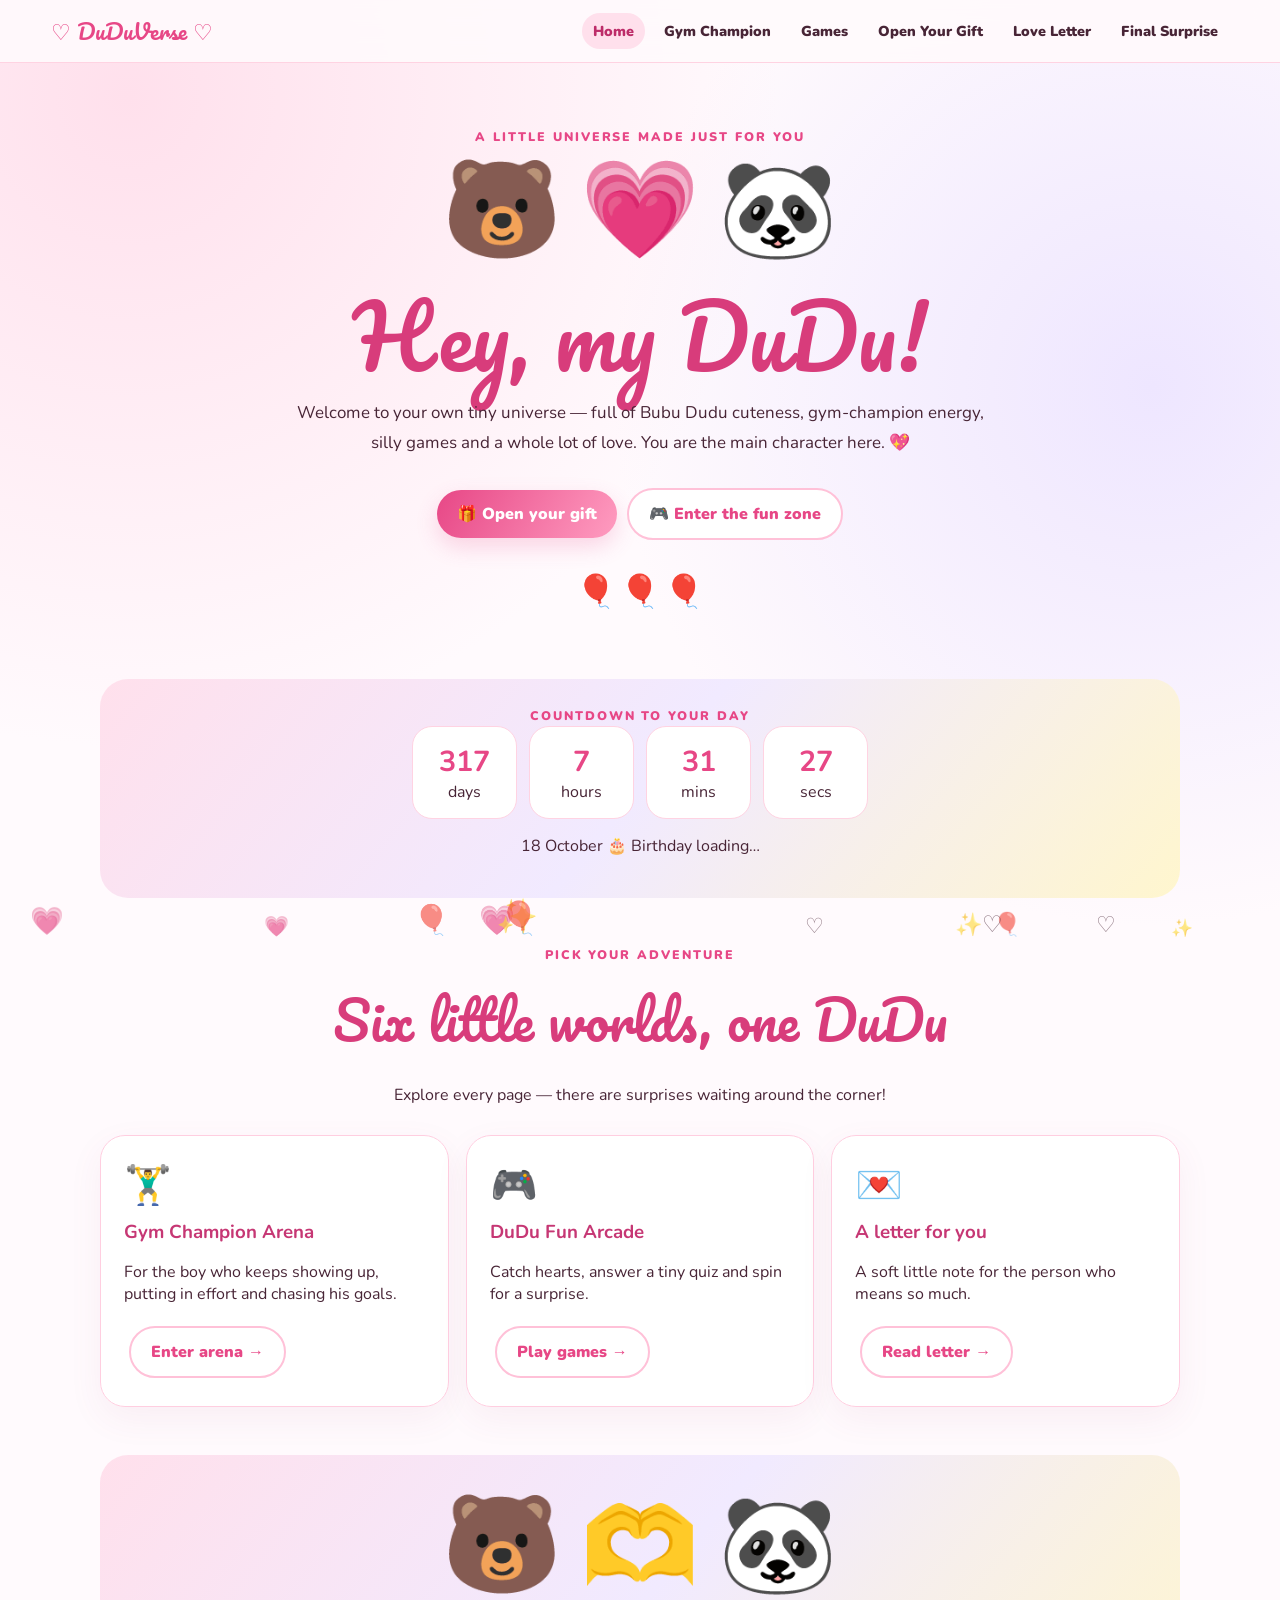
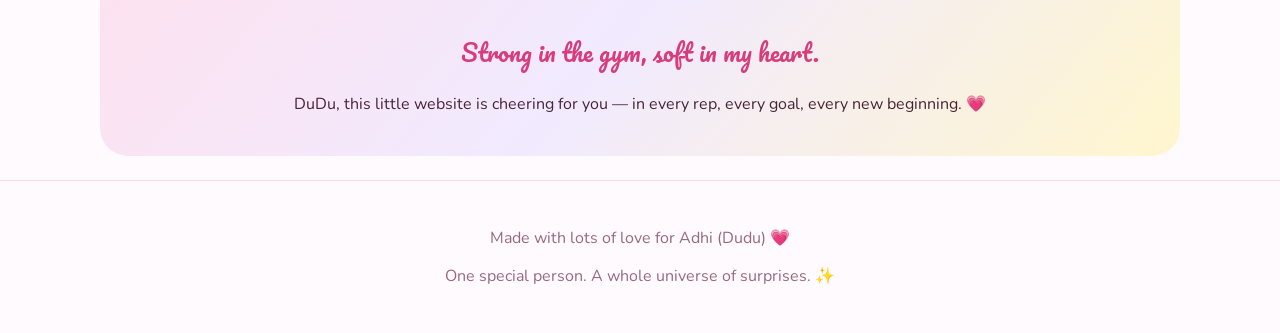
<file: index.html>
<!doctype html><html lang="en"><head><meta charset="utf-8"><meta name="viewport" content="width=device-width, initial-scale=1"><title>For My DuDu | DuDuVerse</title><link rel="stylesheet" href="style.css"></head><body><nav class="nav"><a class="brand" href="index.html">♡ DuDuVerse ♡</a><div class="links"><a class="active" href="index.html">Home</a><a class="" href="gym.html">Gym Champion</a><a class="" href="arcade.html">Games</a><a class="" href="gift.html">Open Your Gift</a><a class="" href="letter.html">Love Letter</a><a class="" href="surprise.html">Final Surprise</a></div></nav><main class="wrap"><section class="hero"><div class="eyebrow">A LITTLE UNIVERSE MADE JUST FOR YOU</div><div class="bearrow"><span>🐻</span><span>💗</span><span>🐼</span></div><h1>Hey, my DuDu!</h1><p>Welcome to your own tiny universe — full of Bubu Dudu cuteness, gym-champion energy, silly games and a whole lot of love. You are the main character here. 💖</p><a class="btn" href="gift.html">🎁 Open your gift</a><a class="btn alt" href="arcade.html">🎮 Enter the fun zone</a><div style="margin-top:25px"><span class="balloon">🎈</span> <span class="balloon">🎈</span> <span class="balloon">🎈</span></div></section><section class="banner"><span class="eyebrow">COUNTDOWN TO YOUR DAY</span><div class="stats"><div class="stat"><strong id="days">--</strong>days</div><div class="stat"><strong id="hours">--</strong>hours</div><div class="stat"><strong id="mins">--</strong>mins</div><div class="stat"><strong id="secs">--</strong>secs</div></div><p>18 October 🎂 Birthday loading…</p></section><div class="section-title"><span class="eyebrow">PICK YOUR ADVENTURE</span><h2>Six little worlds, one DuDu</h2><p>Explore every page — there are surprises waiting around the corner!</p></div><section class="grid"><article class="card"><div class="emoji">🏋️‍♂️</div><h3>Gym Champion Arena</h3><p>For the boy who keeps showing up, putting in effort and chasing his goals.</p><a class="btn alt" href="gym.html">Enter arena →</a></article><article class="card"><div class="emoji">🎮</div><h3>DuDu Fun Arcade</h3><p>Catch hearts, answer a tiny quiz and spin for a surprise.</p><a class="btn alt" href="arcade.html">Play games →</a></article><article class="card"><div class="emoji">💌</div><h3>A letter for you</h3><p>A soft little note for the person who means so much.</p><a class="btn alt" href="letter.html">Read letter →</a></article></section><div class="banner"><div class="bearrow"><span>🐻</span><span>🫶</span><span>🐼</span></div><h2 style="font-family:Pacifico;color:#d83c7b;font-weight:400">Strong in the gym, soft in my heart.</h2><p>DuDu, this little website is cheering for you — in every rep, every goal, every new beginning. 💗</p></div></main><footer class="footer"><p>Made with lots of love for Adhi (Dudu) 💗</p><p>One special person. A whole universe of surprises. ✨</p></footer><script src="script.js"></script></body></html>
</file>
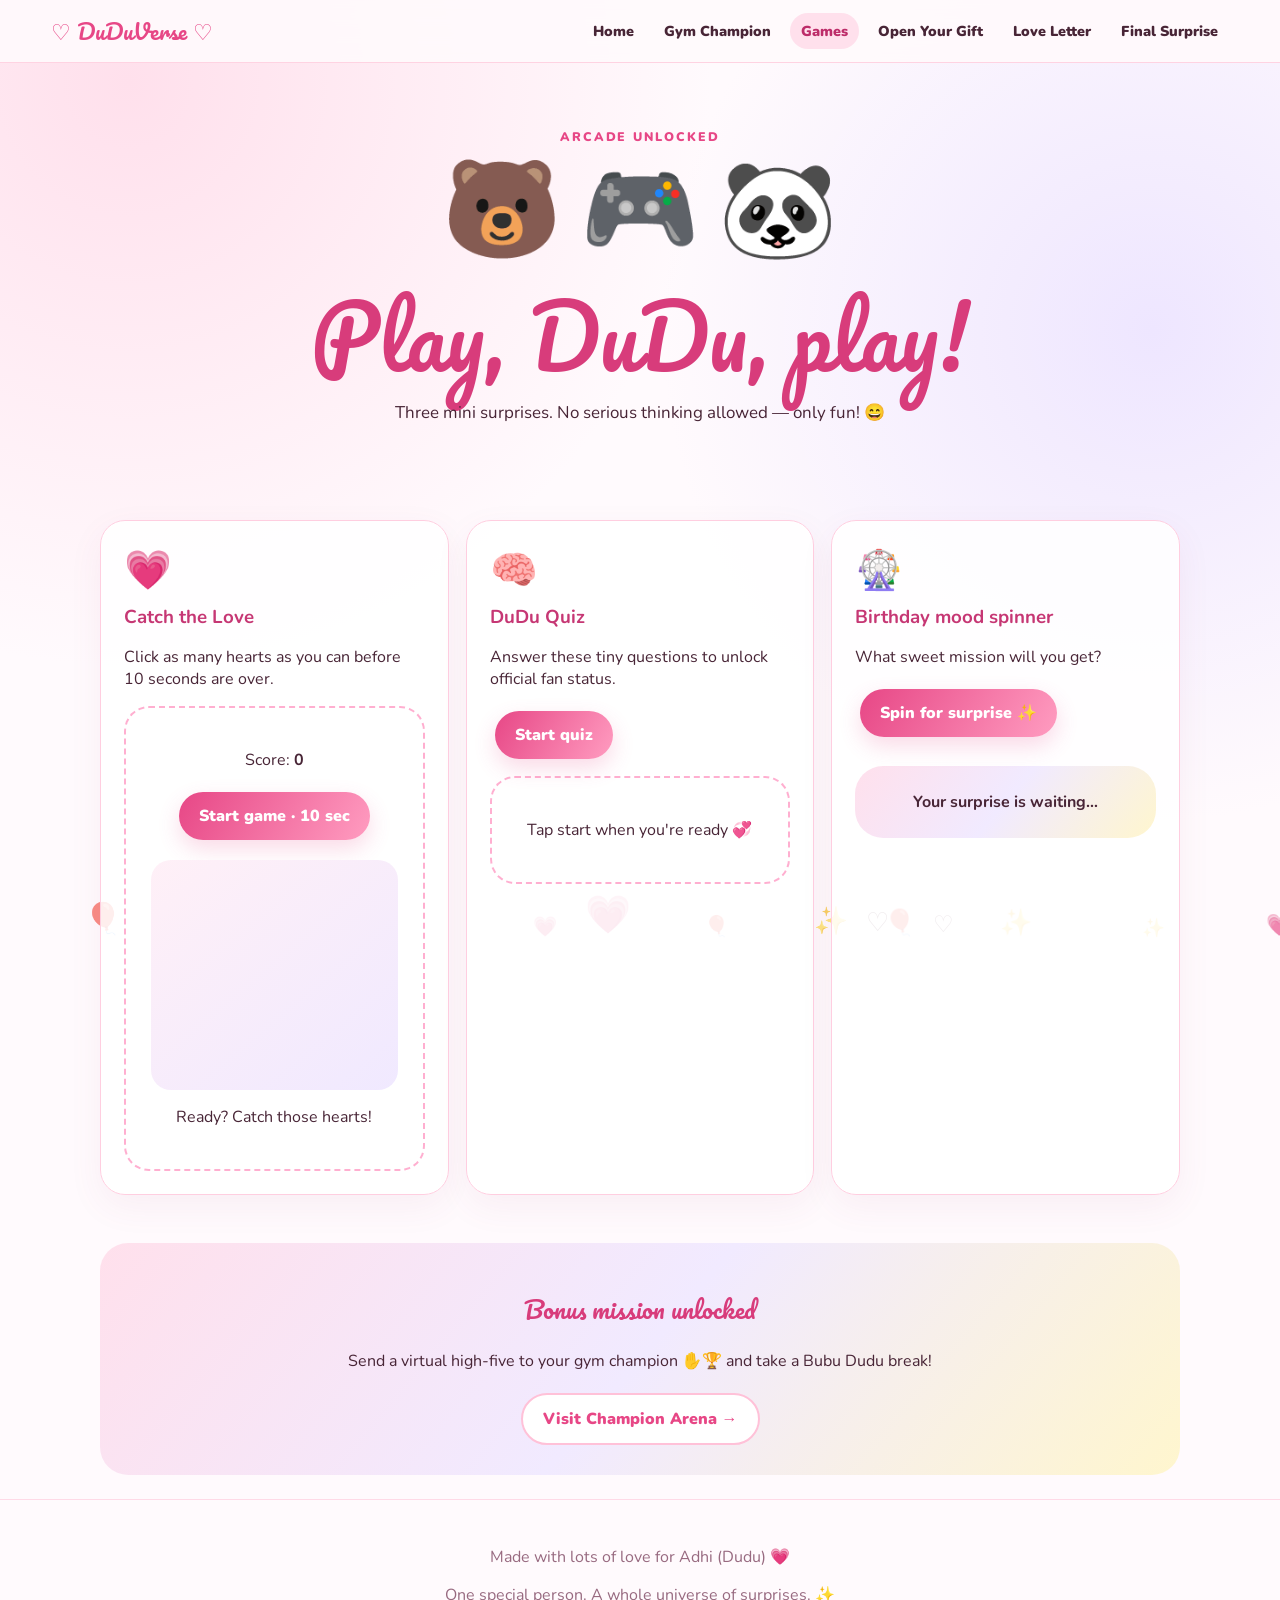
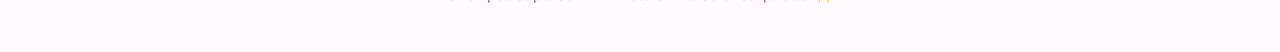
<file: arcade.html>
<!doctype html><html lang="en"><head><meta charset="utf-8"><meta name="viewport" content="width=device-width, initial-scale=1"><title>DuDu Fun Arcade | DuDuVerse</title><link rel="stylesheet" href="style.css"></head><body><nav class="nav"><a class="brand" href="index.html">♡ DuDuVerse ♡</a><div class="links"><a class="" href="index.html">Home</a><a class="" href="gym.html">Gym Champion</a><a class="active" href="arcade.html">Games</a><a class="" href="gift.html">Open Your Gift</a><a class="" href="letter.html">Love Letter</a><a class="" href="surprise.html">Final Surprise</a></div></nav><main class="wrap"><section class="hero"><div class="eyebrow">ARCADE UNLOCKED</div><div class="bearrow"><span>🐻</span><span>🎮</span><span>🐼</span></div><h1>Play, DuDu, play!</h1><p>Three mini surprises. No serious thinking allowed — only fun! 😄</p></section><section class="grid"><article class="card"><div class="emoji">💗</div><h3>Catch the Love</h3><p>Click as many hearts as you can before 10 seconds are over.</p><div class="gamebox"><p>Score: <strong id="score">0</strong></p><button id="startGame" class="btn">Start game · 10 sec</button><div id="arena" class="arena"></div><p id="gameStatus">Ready? Catch those hearts!</p></div></article><article class="card"><div class="emoji">🧠</div><h3>DuDu Quiz</h3><p>Answer these tiny questions to unlock official fan status.</p><button id="quizStart" class="btn">Start quiz</button><div id="quizBox" class="gamebox" style="margin-top:12px"><p>Tap start when you're ready 💞</p></div></article><article class="card"><div class="emoji">🎡</div><h3>Birthday mood spinner</h3><p>What sweet mission will you get?</p><button id="spin" class="btn">Spin for surprise ✨</button><div class="banner"><strong id="spinResult">Your surprise is waiting…</strong></div></article></section><div class="banner"><h2 style="font-family:Pacifico;color:#d83c7b;font-weight:400">Bonus mission unlocked</h2><p>Send a virtual high-five to your gym champion ✋🏆 and take a Bubu Dudu break!</p><a class="btn alt" href="gym.html">Visit Champion Arena →</a></div></main><footer class="footer"><p>Made with lots of love for Adhi (Dudu) 💗</p><p>One special person. A whole universe of surprises. ✨</p></footer><script src="script.js"></script></body></html>
</file>
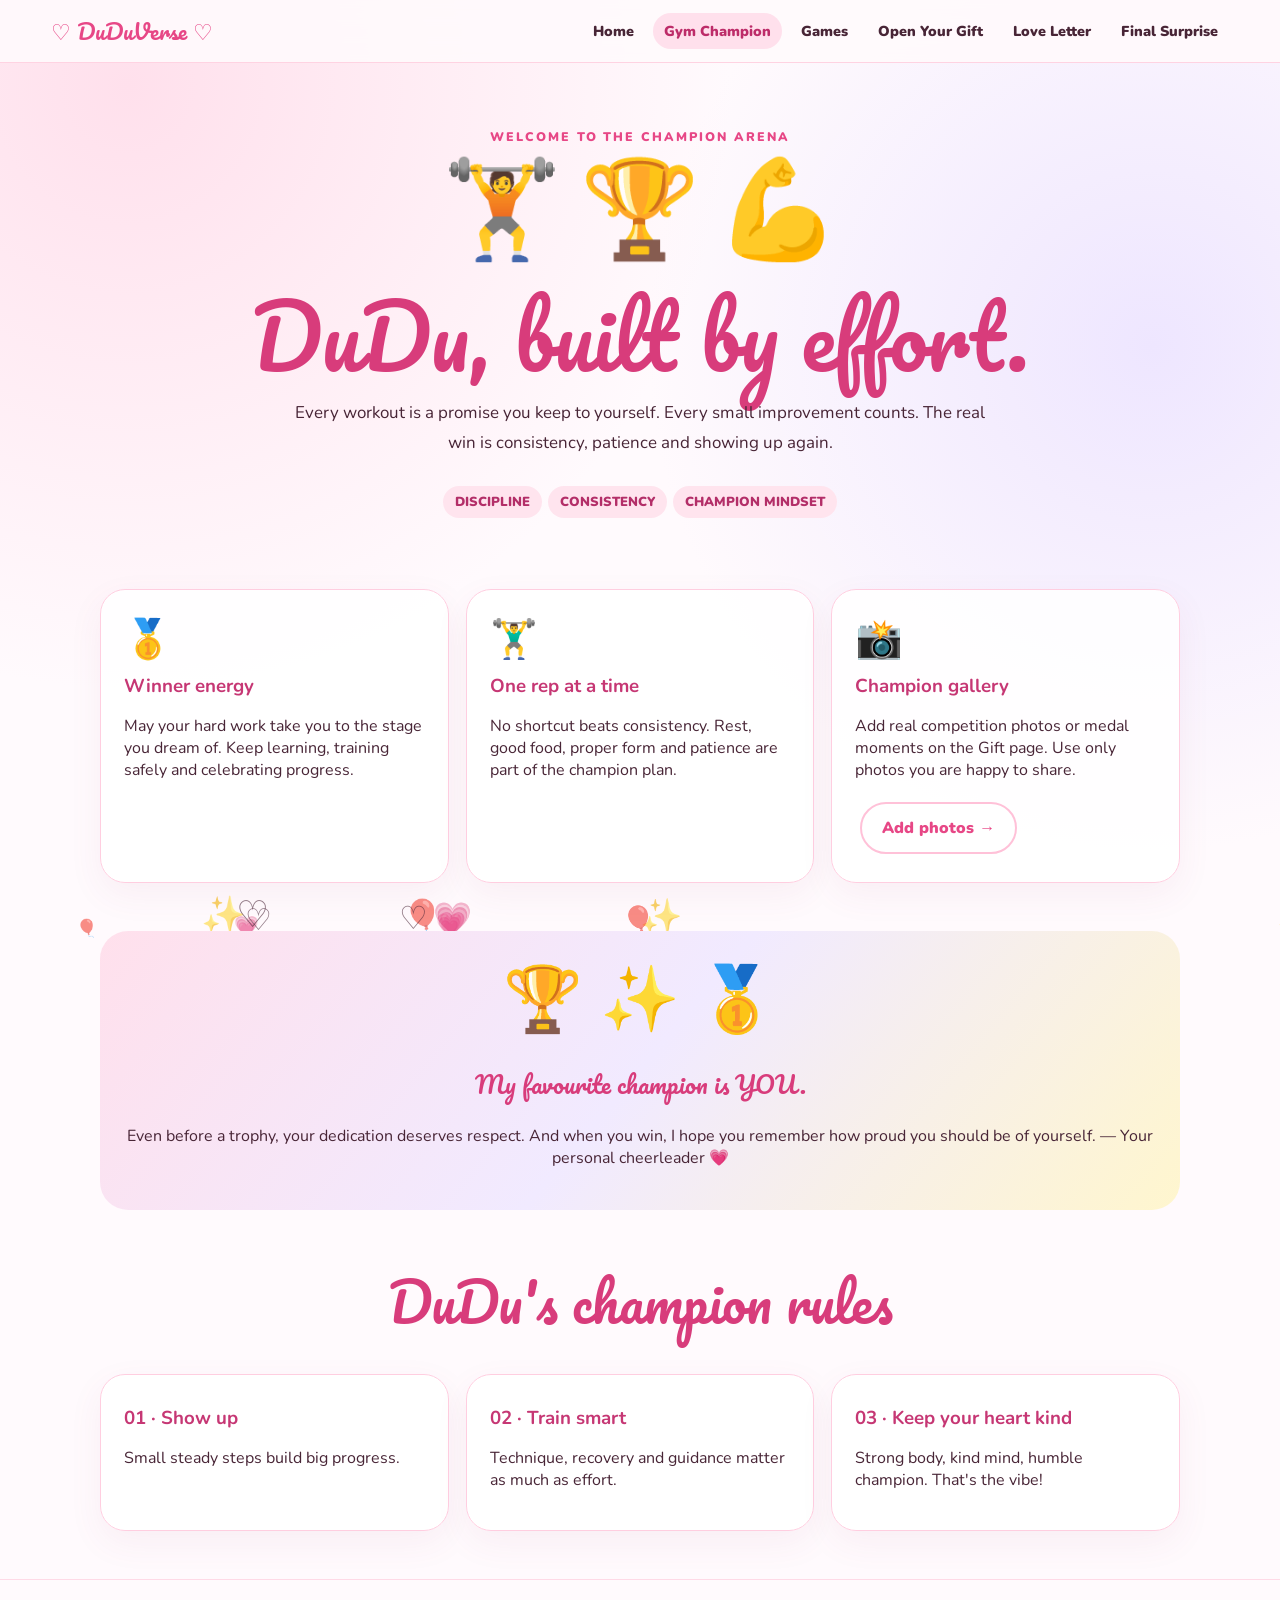
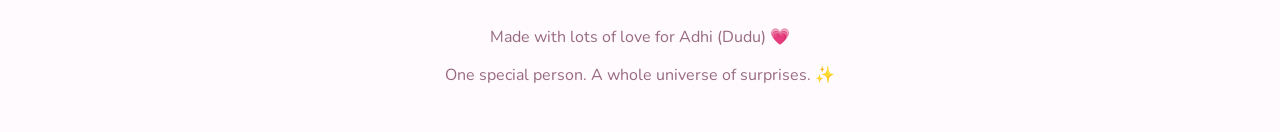
<file: gym.html>
<!doctype html><html lang="en"><head><meta charset="utf-8"><meta name="viewport" content="width=device-width, initial-scale=1"><title>Gym Champion Arena | DuDuVerse</title><link rel="stylesheet" href="style.css"></head><body><nav class="nav"><a class="brand" href="index.html">♡ DuDuVerse ♡</a><div class="links"><a class="" href="index.html">Home</a><a class="active" href="gym.html">Gym Champion</a><a class="" href="arcade.html">Games</a><a class="" href="gift.html">Open Your Gift</a><a class="" href="letter.html">Love Letter</a><a class="" href="surprise.html">Final Surprise</a></div></nav><main class="wrap"><section class="hero"><div class="eyebrow">WELCOME TO THE CHAMPION ARENA</div><div class="bearrow"><span>🏋️</span><span>🏆</span><span>💪</span></div><h1>DuDu, built by effort.</h1><p>Every workout is a promise you keep to yourself. Every small improvement counts. The real win is consistency, patience and showing up again.</p><span class="pill">DISCIPLINE</span><span class="pill">CONSISTENCY</span><span class="pill">CHAMPION MINDSET</span></section><section class="grid"><article class="card"><div class="emoji">🥇</div><h3>Winner energy</h3><p>May your hard work take you to the stage you dream of. Keep learning, training safely and celebrating progress.</p></article><article class="card"><div class="emoji">🏋️‍♂️</div><h3>One rep at a time</h3><p>No shortcut beats consistency. Rest, good food, proper form and patience are part of the champion plan.</p></article><article class="card"><div class="emoji">📸</div><h3>Champion gallery</h3><p>Add real competition photos or medal moments on the Gift page. Use only photos you are happy to share.</p><a class="btn alt" href="gift.html">Add photos →</a></article></section><div class="banner"><div style="font-size:4rem">🏆 ✨ 🥇</div><h2 style="font-family:Pacifico;color:#d83c7b;font-weight:400">My favourite champion is YOU.</h2><p>Even before a trophy, your dedication deserves respect. And when you win, I hope you remember how proud you should be of yourself. — Your personal cheerleader 💗</p></div><div class="section-title"><h2>DuDu's champion rules</h2></div><section class="grid"><article class="card"><h3>01 · Show up</h3><p>Small steady steps build big progress.</p></article><article class="card"><h3>02 · Train smart</h3><p>Technique, recovery and guidance matter as much as effort.</p></article><article class="card"><h3>03 · Keep your heart kind</h3><p>Strong body, kind mind, humble champion. That's the vibe!</p></article></section></main><footer class="footer"><p>Made with lots of love for Adhi (Dudu) 💗</p><p>One special person. A whole universe of surprises. ✨</p></footer><script src="script.js"></script></body></html>
</file>
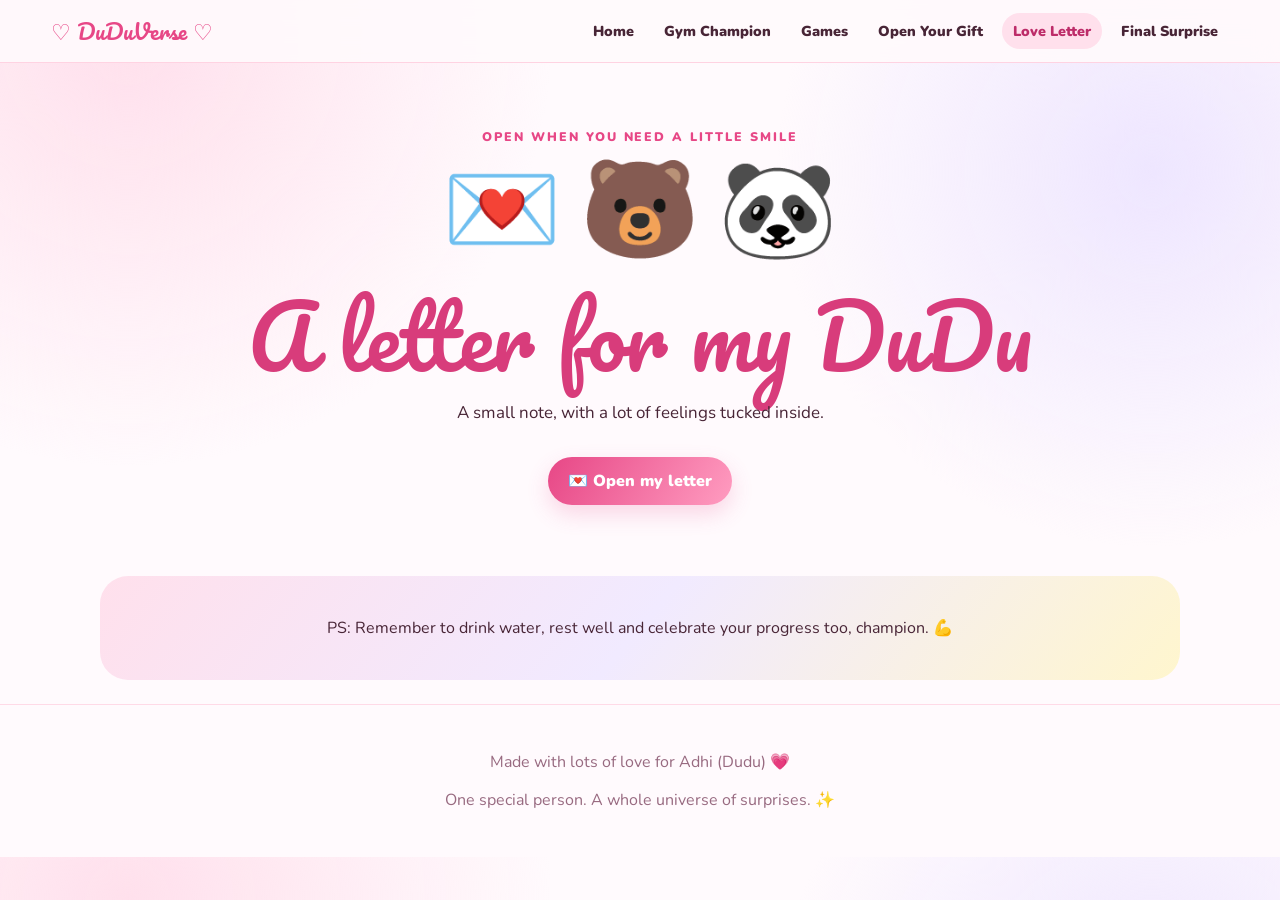
<file: letter.html>
<!doctype html><html lang="en"><head><meta charset="utf-8"><meta name="viewport" content="width=device-width, initial-scale=1"><title>A Letter for DuDu | DuDuVerse</title><link rel="stylesheet" href="style.css"></head><body><nav class="nav"><a class="brand" href="index.html">♡ DuDuVerse ♡</a><div class="links"><a class="" href="index.html">Home</a><a class="" href="gym.html">Gym Champion</a><a class="" href="arcade.html">Games</a><a class="" href="gift.html">Open Your Gift</a><a class="active" href="letter.html">Love Letter</a><a class="" href="surprise.html">Final Surprise</a></div></nav><main class="wrap"><section class="hero"><div class="eyebrow">OPEN WHEN YOU NEED A LITTLE SMILE</div><div class="bearrow"><span>💌</span><span>🐻</span><span>🐼</span></div><h1>A letter for my DuDu</h1><p>A small note, with a lot of feelings tucked inside.</p><button id="unlockLetter" class="btn">💌 Open my letter</button></section><article id="letterContent" class="card letter hidden"><h2 style="font-family:Pacifico;color:#d83c7b;font-weight:400">Dear DuDu, 💗</h2>Un birthday-ku innum konjam time irukku, but en wishes mattum early-ah vandhuduchu! 🎂✨

Thank you for being you. I hope this new year of your life brings you peace, happiness, confidence and beautiful opportunities. Gym-la un goals-ku nee podra effort ellam proud-ah celebrate panna neraya moments kidaikkanum. 🏋️‍♂️🏆

Winning a competition would be amazing, but remember — un value oru medal-la mattum illa. Un hard work, patience and the person you are matter too. Keep growing at your own pace, take care of yourself, and never forget to enjoy the journey.

Indha website-la irukkura Bubu Dudu cuteness, games, balloons ellam unakku smile vara vechaa, my mission successful! 😭🐻🐼

Happy advance birthday, my DuDu! May your days be bright, your goals feel closer, and your heart always have reasons to smile. 💗

With lots of love,
Your personal cheerleader 🎀<div style="text-align:center;margin-top:20px"><a class="btn" href="surprise.html">Go to final surprise →</a></div></article><div class="banner"><p>PS: Remember to drink water, rest well and celebrate your progress too, champion. 💪</p></div></main><footer class="footer"><p>Made with lots of love for Adhi (Dudu) 💗</p><p>One special person. A whole universe of surprises. ✨</p></footer><script src="script.js"></script></body></html>
</file>
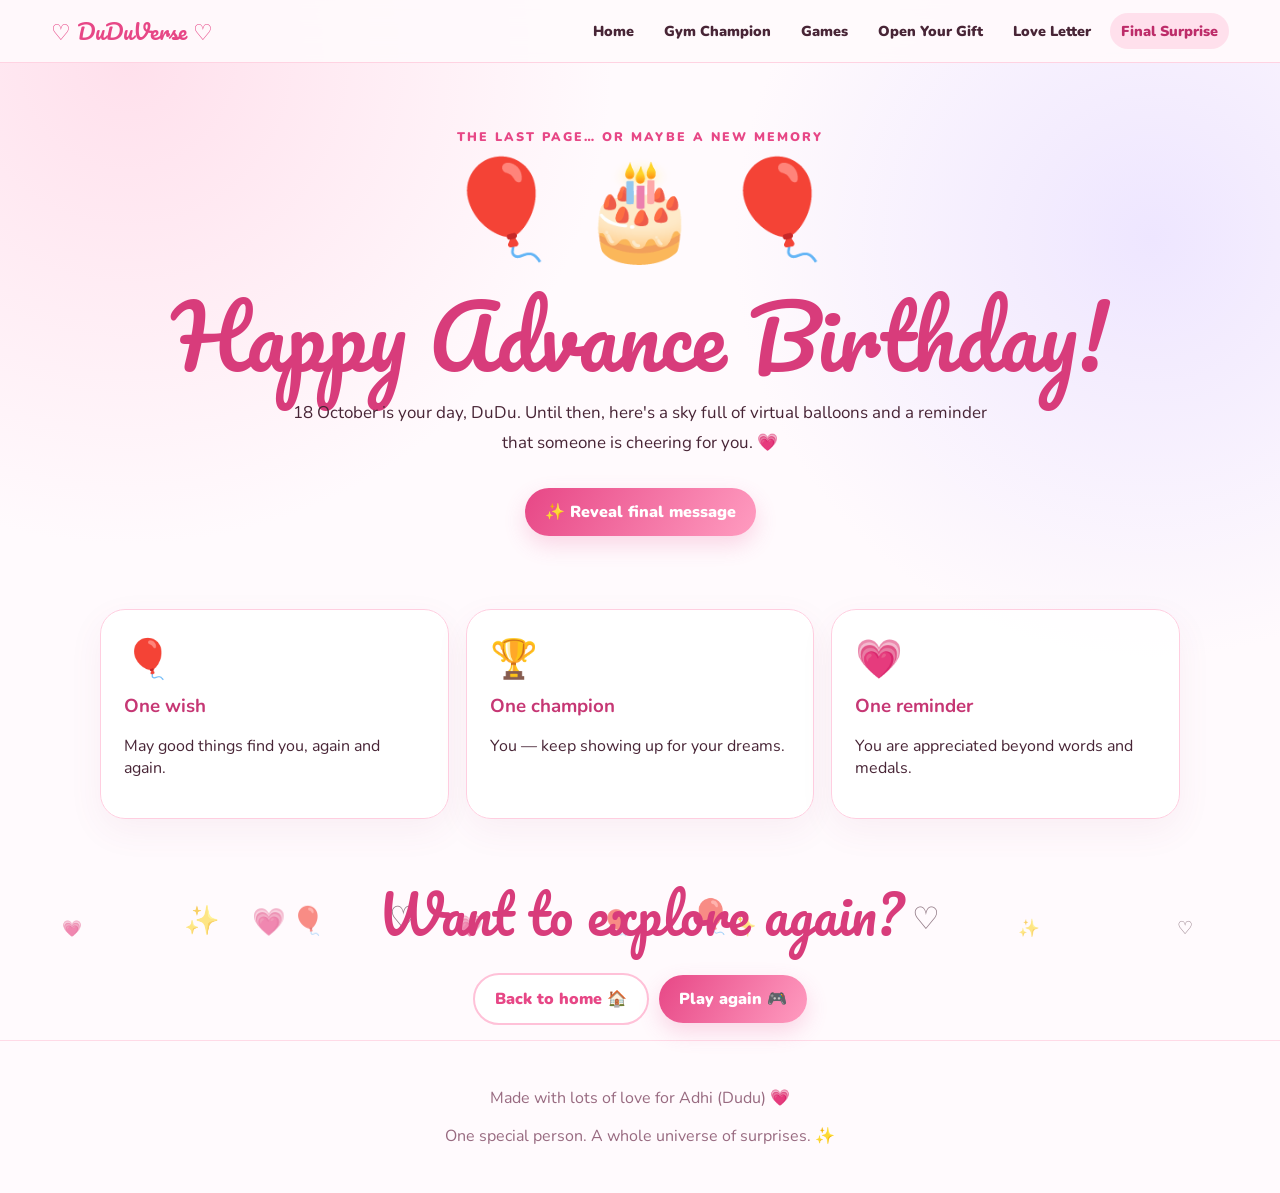
<file: surprise.html>
<!doctype html><html lang="en"><head><meta charset="utf-8"><meta name="viewport" content="width=device-width, initial-scale=1"><title>Final Surprise | DuDuVerse</title><link rel="stylesheet" href="style.css"></head><body><nav class="nav"><a class="brand" href="index.html">♡ DuDuVerse ♡</a><div class="links"><a class="" href="index.html">Home</a><a class="" href="gym.html">Gym Champion</a><a class="" href="arcade.html">Games</a><a class="" href="gift.html">Open Your Gift</a><a class="" href="letter.html">Love Letter</a><a class="active" href="surprise.html">Final Surprise</a></div></nav><main class="wrap"><section class="hero"><div class="eyebrow">THE LAST PAGE… OR MAYBE A NEW MEMORY</div><div class="bearrow"><span>🎈</span><span>🎂</span><span>🎈</span></div><h1>Happy Advance Birthday!</h1><p>18 October is your day, DuDu. Until then, here's a sky full of virtual balloons and a reminder that someone is cheering for you. 💗</p><button class="btn" id="surpriseButton" onclick="document.getElementById('finalNote').classList.toggle('hidden');this.textContent='Surprise opened! 💖'">✨ Reveal final message</button><div id="finalNote" class="banner hidden"><div style="font-size:3rem">🎉🎈💗🏆🐻🐼</div><h2 style="font-family:Pacifico;color:#d83c7b;font-weight:400">To my favourite human, Adhi.</h2><p>May you win the competitions you dream of, reach the goals you work for, and keep that special spark that makes you YOU. This tiny universe was made to celebrate you. Happy birthday in advance, DuDu! 💌</p></div></section><section class="grid"><article class="card"><div class="emoji">🎈</div><h3>One wish</h3><p>May good things find you, again and again.</p></article><article class="card"><div class="emoji">🏆</div><h3>One champion</h3><p>You — keep showing up for your dreams.</p></article><article class="card"><div class="emoji">💗</div><h3>One reminder</h3><p>You are appreciated beyond words and medals.</p></article></section><div class="section-title"><h2>Want to explore again?</h2><a class="btn alt" href="index.html">Back to home 🏠</a><a class="btn" href="arcade.html">Play again 🎮</a></div></main><footer class="footer"><p>Made with lots of love for Adhi (Dudu) 💗</p><p>One special person. A whole universe of surprises. ✨</p></footer><script src="script.js"></script></body></html>
</file>
<file: style.css>
@import url('https://fonts.googleapis.com/css2?family=Nunito:wght@400;600;700;800;900&family=Pacifico&display=swap');
:root{--pink:#ff77a8;--hot:#e74786;--pale:#fff0f6;--cream:#fffafd;--ink:#482536;--purple:#9c7bff;--gold:#ffd56b;--mint:#bff4df}*{box-sizing:border-box}body{margin:0;background:radial-gradient(circle at 10% 5%,#ffe0ec,transparent 30%),radial-gradient(circle at 90% 20%,#eee6ff,transparent 28%),var(--cream);color:var(--ink);font-family:Nunito,Arial,sans-serif}a{color:inherit;text-decoration:none}.nav{position:sticky;top:0;z-index:20;background:#fffafce8;backdrop-filter:blur(12px);border-bottom:1px solid #ffd3e2;padding:12px 4%;display:flex;justify-content:space-between;align-items:center;gap:10px}.brand{font-family:Pacifico,cursive;color:var(--hot);font-size:1.35rem;white-space:nowrap}.links{display:flex;gap:8px;flex-wrap:wrap;justify-content:flex-end}.links a{padding:8px 11px;border-radius:99px;font-size:.9rem;font-weight:900}.links a:hover,.links a.active{background:#ffe0ec;color:#bd2c69}.wrap{width:min(1080px,92%);margin:auto}.hero{padding:65px 0 42px;text-align:center;position:relative;overflow:hidden}.eyebrow{letter-spacing:.16em;font-weight:900;color:var(--hot);font-size:.78rem}.hero h1{font-family:Pacifico,cursive;font-size:clamp(2.5rem,7vw,5.3rem);font-weight:400;line-height:1.15;margin:12px 0;color:#d83c7b}.hero p{max-width:700px;margin:12px auto 24px;line-height:1.8;font-size:1.06rem}.btn{display:inline-block;border:0;border-radius:99px;padding:13px 20px;background:linear-gradient(120deg,var(--hot),#ff9cc0);color:white;font:900 1rem Nunito;cursor:pointer;box-shadow:0 9px 22px #e7478633;margin:5px}.btn.alt{background:white;color:var(--hot);border:2px solid #ffc1d8;box-shadow:none}.btn.dark{background:linear-gradient(120deg,#34243f,#7952b7)}.grid{display:grid;grid-template-columns:repeat(3,1fr);gap:17px;margin:26px 0 48px}.card{background:#ffffffd9;border:1px solid #ffcee0;border-radius:25px;padding:23px;box-shadow:0 12px 35px #a73e7010}.card h3{margin:7px 0;color:#c63774}.emoji{font-size:2.4rem}.section-title{text-align:center;margin:45px auto 10px}.section-title h2{font-family:Pacifico,cursive;color:#d83c7b;font-weight:400;font-size:clamp(2rem,5vw,3.3rem);margin:8px}.section-title p{line-height:1.7}.banner{padding:25px;border-radius:28px;background:linear-gradient(130deg,#ffe0ec,#f1eaff,#fff6ce);text-align:center;margin:24px 0}.pill{display:inline-block;padding:7px 12px;border-radius:99px;background:#ffe4ee;color:#b32e68;font-weight:900;font-size:.82rem;margin:3px}.floating{position:fixed;bottom:-40px;z-index:-1;animation:floatUp 12s linear infinite;opacity:.6;pointer-events:none}@keyframes floatUp{from{transform:translateY(0) rotate(0);bottom:-40px}to{transform:translateY(-110vh) rotate(35deg);bottom:110vh}}.bearrow{display:flex;justify-content:center;gap:18px;font-size:clamp(3rem,10vw,6rem);animation:bob 2s ease-in-out infinite alternate}@keyframes bob{to{transform:translateY(-12px) rotate(2deg)}}.balloon{display:inline-block;font-size:2rem;animation:sway 2s ease-in-out infinite alternate}@keyframes sway{to{transform:translateY(-13px) rotate(8deg)}}.stats{display:flex;justify-content:center;gap:12px;flex-wrap:wrap}.stat{background:white;border:1px solid #ffd3e2;border-radius:20px;padding:15px 20px;min-width:105px}.stat strong{display:block;font-size:1.8rem;color:var(--hot)}.footer{text-align:center;padding:30px 12px;color:#986a80}.photo-grid{display:grid;grid-template-columns:repeat(3,1fr);gap:12px;margin-top:20px}.photo-grid img{width:100%;height:230px;object-fit:cover;border-radius:20px;border:4px solid white;box-shadow:0 7px 22px #d64a821c;animation:pop .4s ease}.photo-grid video{width:100%;border-radius:18px}@keyframes pop{from{transform:scale(.88);opacity:0}to{transform:scale(1);opacity:1}}.gamebox{text-align:center;background:white;border:2px dashed #ffafd0;border-radius:25px;padding:25px}.arena{min-height:230px;background:linear-gradient(140deg,#fff0f7,#f0e9ff);border-radius:20px;position:relative;overflow:hidden;margin:15px 0}.heartTarget{position:absolute;border:0;background:transparent;font-size:2rem;cursor:pointer;animation:bob .6s infinite alternate}.quiz-option{display:block;width:min(420px,100%);margin:9px auto}.letter{font-size:1.08rem;line-height:2;white-space:pre-line}.hidden{display:none!important}input[type=file]{max-width:100%;margin:10px}footer{border-top:1px solid #ffdae7}@media(max-width:760px){.nav{align-items:flex-start;flex-direction:column}.links{justify-content:flex-start}.links a{font-size:.8rem;padding:7px 9px}.grid{grid-template-columns:1fr}.photo-grid{grid-template-columns:repeat(2,1fr)}.photo-grid img{height:180px}.hero{padding-top:42px}}
</file>
